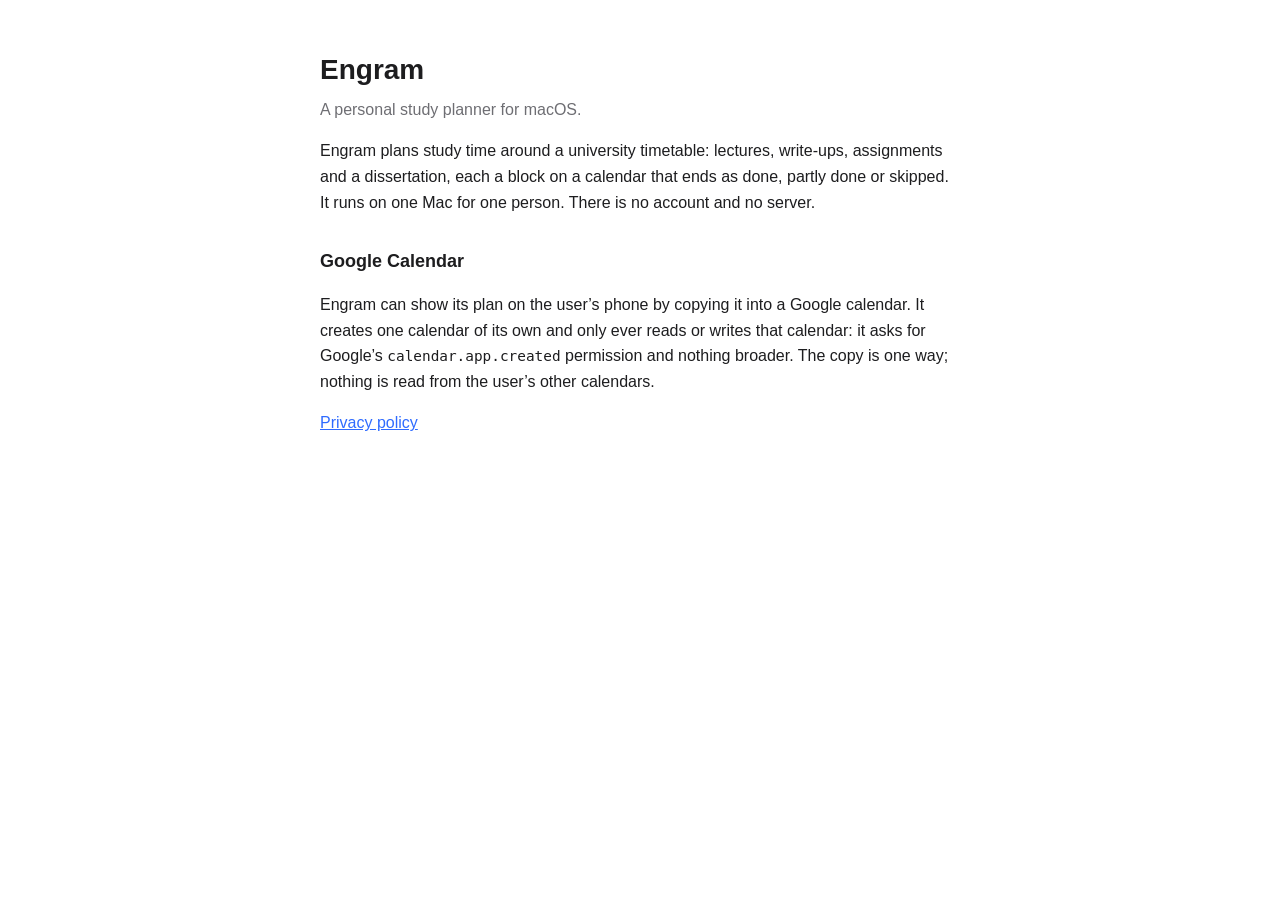
<file: index.html>
<!doctype html>
<html lang="en">
  <head>
    <meta charset="utf-8" />
    <meta name="viewport" content="width=device-width, initial-scale=1" />
    <title>Engram</title>
    <meta name="description" content="Engram, a personal study planner for macOS." />
    <link rel="stylesheet" href="style.css" />
  </head>
  <body>
    <main>
      <h1>Engram</h1>
      <p class="lead">A personal study planner for macOS.</p>
      <p>
        Engram plans study time around a university timetable: lectures, write-ups, assignments
        and a dissertation, each a block on a calendar that ends as done, partly done or skipped.
        It runs on one Mac for one person. There is no account and no server.
      </p>
      <h2>Google Calendar</h2>
      <p>
        Engram can show its plan on the user’s phone by copying it into a Google calendar. It
        creates one calendar of its own and only ever reads or writes that calendar: it asks for
        Google’s <code>calendar.app.created</code> permission and nothing broader. The copy is one
        way; nothing is read from the user’s other calendars.
      </p>
      <p><a href="privacy.html">Privacy policy</a></p>
    </main>
  </body>
</html>
</file>
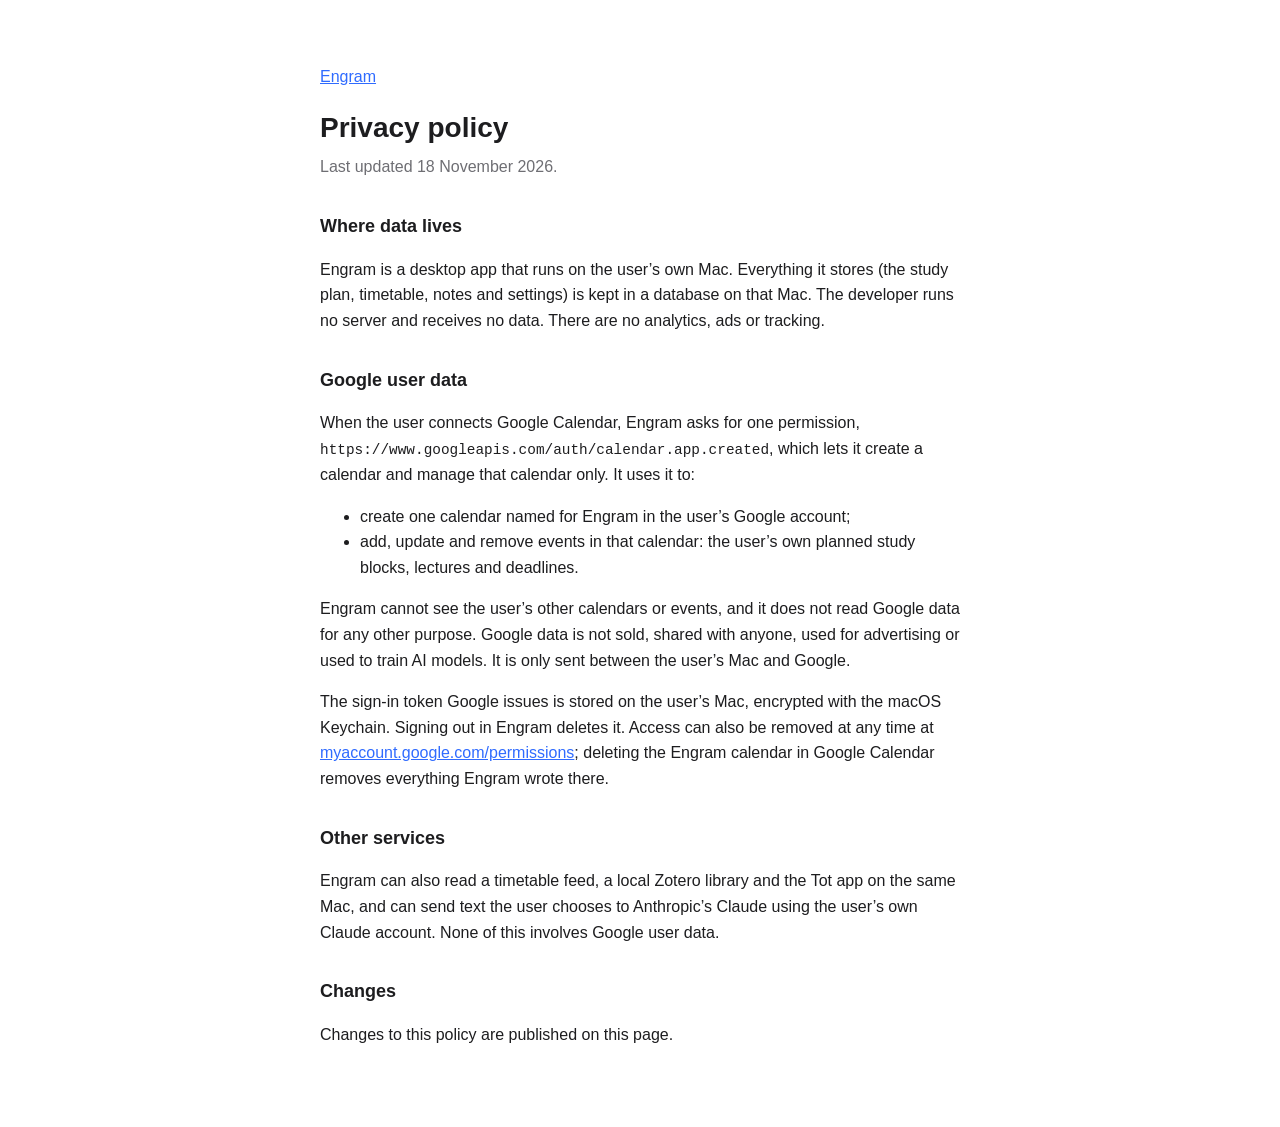
<file: privacy.html>
<!doctype html>
<html lang="en">
  <head>
    <meta charset="utf-8" />
    <meta name="viewport" content="width=device-width, initial-scale=1" />
    <title>Engram privacy policy</title>
    <link rel="stylesheet" href="style.css" />
  </head>
  <body>
    <main>
      <p><a href="index.html">Engram</a></p>
      <h1>Privacy policy</h1>
      <p class="lead">Last updated 18 November 2026.</p>

      <h2>Where data lives</h2>
      <p>
        Engram is a desktop app that runs on the user’s own Mac. Everything it stores (the study
        plan, timetable, notes and settings) is kept in a database on that Mac. The developer runs
        no server and receives no data. There are no analytics, ads or tracking.
      </p>

      <h2>Google user data</h2>
      <p>
        When the user connects Google Calendar, Engram asks for one permission,
        <code>https://www.googleapis.com/auth/calendar.app.created</code>, which lets it create a
        calendar and manage that calendar only. It uses it to:
      </p>
      <ul>
        <li>create one calendar named for Engram in the user’s Google account;</li>
        <li>add, update and remove events in that calendar: the user’s own planned study
          blocks, lectures and deadlines.</li>
      </ul>
      <p>
        Engram cannot see the user’s other calendars or events, and it does not read Google data
        for any other purpose. Google data is not sold, shared with anyone, used for advertising
        or used to train AI models. It is only sent between the user’s Mac and Google.
      </p>
      <p>
        The sign-in token Google issues is stored on the user’s Mac, encrypted with the macOS
        Keychain. Signing out in Engram deletes it. Access can also be removed at any time at
        <a href="https://myaccount.google.com/permissions">myaccount.google.com/permissions</a>;
        deleting the Engram calendar in Google Calendar removes everything Engram wrote there.
      </p>

      <h2>Other services</h2>
      <p>
        Engram can also read a timetable feed, a local Zotero library and the Tot app on the same
        Mac, and can send text the user chooses to Anthropic’s Claude using the user’s own
        Claude account. None of this involves Google user data.
      </p>

      <h2>Changes</h2>
      <p>Changes to this policy are published on this page.</p>
    </main>
  </body>
</html>
</file>
<file: style.css>
:root {
  color-scheme: light dark;
  --bg: #ffffff;
  --text: #1d1d1f;
  --muted: #6e6e73;
  --accent: #2f6bff;
}
@media (prefers-color-scheme: dark) {
  :root {
    --bg: #0a0a0b;
    --text: #ececef;
    --muted: #8e8e93;
    --accent: #5b8cff;
  }
}
body {
  margin: 0;
  background: var(--bg);
  color: var(--text);
  font: 16px/1.6 -apple-system, BlinkMacSystemFont, 'Segoe UI', sans-serif;
}
main {
  max-width: 640px;
  margin: 0 auto;
  padding: 48px 16px 64px;
}
h1 {
  font-size: 28px;
  margin: 0 0 4px;
}
h2 {
  font-size: 18px;
  margin: 32px 0 8px;
}
.lead {
  color: var(--muted);
  margin-top: 0;
}
a {
  color: var(--accent);
}
code {
  font-size: 0.9em;
  overflow-wrap: anywhere;
}
</file>
